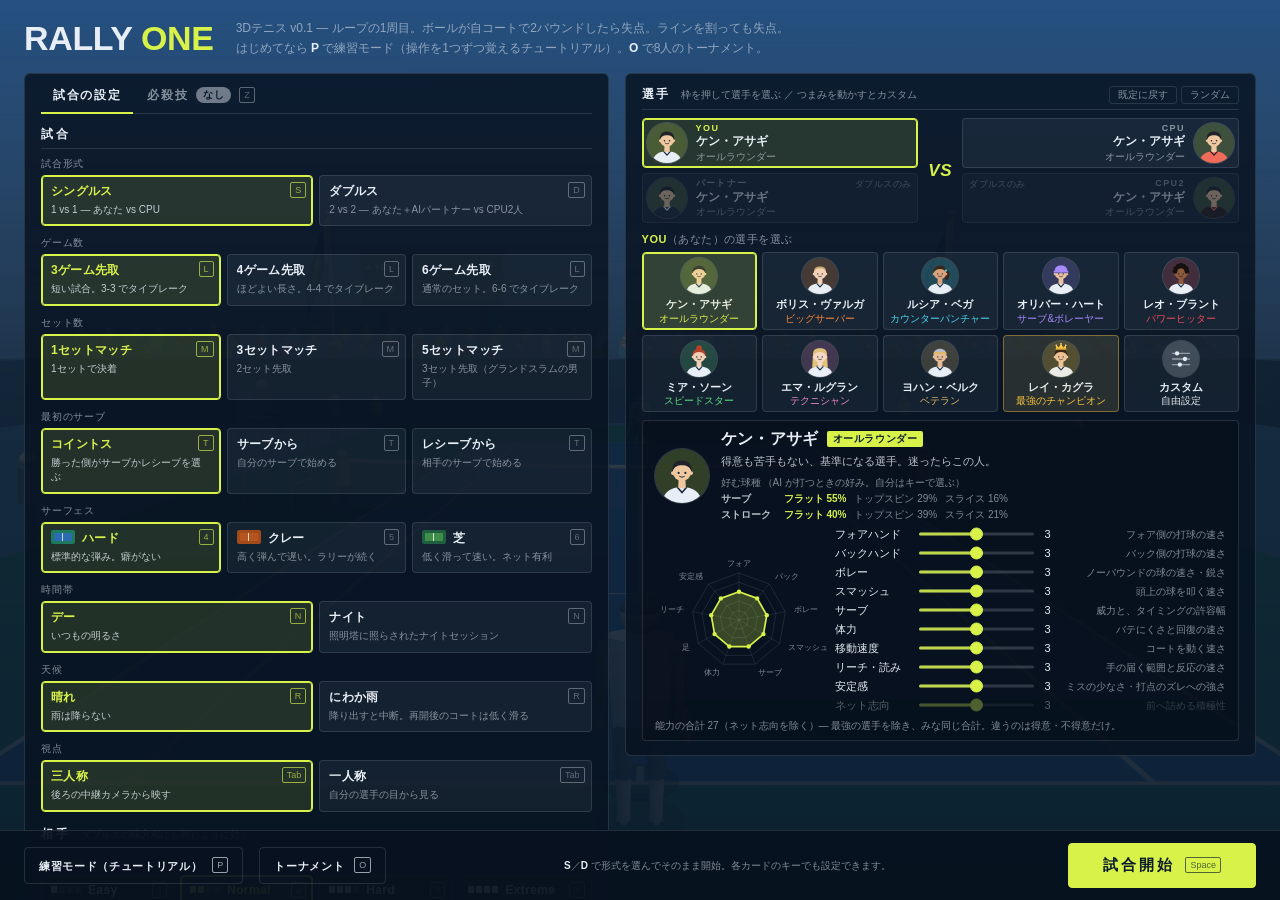
<file: index.html>
<!DOCTYPE html>
<html lang="ja">
<head>
<meta charset="utf-8">
<meta name="viewport" content="width=device-width, initial-scale=1">
<title>Rally One — 3D Tennis</title>
<meta name="description" content="ブラウザで動く3Dテニス。インストール不要、その場でプレイできます。スピン・スライス・ボレー・スマッシュを打ち分けて1セットマッチ。">
<meta name="theme-color" content="#0b1a2b">

<!-- OGP／Twitter Card。SNSやチャットにURLを貼ったときのカード表示に使われる。
     クローラは相対パスを解決しないので、URLは絶対パスで書くこと。
     画像は assets/ogp.png（1200x630）。再生成する手順は assets/ogp.html を参照。 -->
<meta property="og:type" content="website">
<meta property="og:site_name" content="Rally One">
<meta property="og:title" content="Rally One — 3Dテニス">
<meta property="og:description" content="ブラウザで動く3Dテニス。インストール不要、その場でプレイできます。">
<meta property="og:url" content="https://atsushi-green.github.io/3D-tennis/">
<meta property="og:image" content="https://atsushi-green.github.io/3D-tennis/assets/ogp.png">
<meta property="og:image:width" content="1200">
<meta property="og:image:height" content="630">
<meta property="og:image:alt" content="ナイターのテニスコートと、ボールを追う選手。タイトル「RALLY ONE」。">
<meta property="og:locale" content="ja_JP">
<meta name="twitter:card" content="summary_large_image">
<meta name="twitter:title" content="Rally One — 3Dテニス">
<meta name="twitter:description" content="ブラウザで動く3Dテニス。インストール不要、その場でプレイできます。">
<meta name="twitter:image" content="https://atsushi-green.github.io/3D-tennis/assets/ogp.png">

<link rel="stylesheet" href="styles/main.css">
</head>
<body>

<!-- スタート画面を出している間は .menu が付いて、試合中の表示（スコアボード・操作一覧など）を
     まるごと隠す（hud.showStartScreen／hideStartScreen）。 -->
<div id="hud" class="menu">
  <!-- チェンジエンズの暗転幕。#hud の先頭に置く＝スコアボードやコールはこの上に重なって
       見えたまま（中継で休憩中もスコアが出ているのと同じ）。濃さは hud.setShade() が入れる。 -->
  <div id="shade"></div>
  <!-- マッチポイントの演出（観客席を映すカット）の間だけ、上下から出る黒い帯（映画の画面比）。
       #hud.cinema が付くと伸びてくる（hud.setCinema()）。 -->
  <div id="letterbox"><div class="bar top"></div><div class="bar bottom"></div></div>
  <!-- 練習モードのレッスン（題・やること・成功した本数）。練習中だけ #hud.practice が付いて、
       スコアボードの代わりに左上へ出る。中身は hud.setPractice() が game.practice から入れる。 -->
  <div id="lesson">
    <div class="lsKicker" id="lsKicker"></div>
    <div class="lsTitle" id="lsTitle"></div>
    <div class="lsText" id="lsText"></div>
    <div class="lsProgress" id="lsProgress"></div>
    <div class="lsFoot"><b>N</b> 次のレッスン ／ <b>Esc</b> レッスン一覧へ</div>
  </div>
  <div id="scorewrap">
    <div id="bug">
      <!-- .st は決まったセットのゲーム数（複数セットの試合で、1セット目が決まってから出る） -->
      <div class="nm" id="n1">YOU</div><div class="st" id="s1"></div><div class="gm" id="g1">0</div><div class="pt" id="p1">0</div>
      <div class="row2">
        <div class="nm" id="n2">CPU</div><div class="st" id="s2"></div><div class="gm" id="g2">0</div><div class="pt" id="p2">0</div>
      </div>
    </div>
    <!-- 次の1点に何がかかっているか（ブレーク／ゲーム／マッチポイント）。かかっていない
         ポイントでは hud が中身を空にするので :empty で行ごと消える（風・サーブ速度と同じ作り）。 -->
    <!-- タイブレーク中だけ出る札（hud.renderScore）。3／4／6ゲームどの形式でも、ゲーム数が
         並んでタイブレークに入ってから、そのセットが決まるまで出しっぱなしにする。 -->
    <div id="tiebreakTag" hidden>タイブレーク</div>
    <div id="stakes"></div>
    <div id="stats">A <span id="ace1">0</span>–<span id="ace2">0</span> · DF <span id="df1">0</span>–<span id="df2">0</span></div>
    <div id="wind"></div>
    <!-- にわか雨・濡れたコート（hud.setWeather）。晴れて乾いている間は空＝:empty で行ごと消える -->
    <div id="weather"></div>
    <div id="serveSpeed"></div>
    <!-- 必殺技の残り回数（●＝使える／○＝使用済み）。1つも装備していなければ hud が行ごと隠す。 -->
    <div id="specialUses"></div>
    <!-- ダブルスの立ち位置の指示（Q/E＝パートナー、R/F＝自分）のいまの状態。シングルスでは
         hud が中身を空にするので :empty で行ごと消える（hud.setFormation）。 -->
    <div id="formation"></div>
    <div id="stamina">
      <div class="staminaRow"><div class="staminaLabel" id="staminaLabelYou">YOU</div><div class="staminaBar"><div class="staminaFill" id="staminaFillYou"></div></div></div>
      <div class="staminaRow"><div class="staminaLabel" id="staminaLabelCpu">CPU</div><div class="staminaBar"><div class="staminaFill" id="staminaFillCpu"></div></div></div>
      <div class="staminaRow" id="staminaRowYouMate"><div class="staminaLabel" id="staminaLabelYouMate">パートナー</div><div class="staminaBar"><div class="staminaFill" id="staminaFillYouMate"></div></div></div>
      <div class="staminaRow" id="staminaRowCpuMate"><div class="staminaLabel" id="staminaLabelCpuMate">CPU2</div><div class="staminaBar"><div class="staminaFill" id="staminaFillCpuMate"></div></div></div>
    </div>
  </div>
  <div id="head"><span id="formatInfo">1 set match · first to 6</span>
    <!-- 対戦しているCPU/AIの強さ（スタート画面の「CPUの強さ」）。試合を始めるときに
         hud.setMatchLevel() が入れる。練習モード中は #head ごと隠れる。 -->
    <div id="matchLevel"></div>
    <!-- トーナメントモードの試合中だけ、何回戦か（hud.setTournamentRound）。それ以外は空＝:empty で消える -->
    <div id="tourRound"></div>
  </div>
  <div id="call"><div class="big" id="callBig"></div><div class="sub" id="callSub"></div><div class="shot" id="callShot"></div></div>
  <div id="replayTag"><span class="dot"></span><span class="rtLabel">リプレイ</span><span class="hlTag">ハイライト <span id="hlCount"></span></span><span class="markTag">ボールマーク確認</span><span class="skip">SPACE でスキップ</span></div>
  <!-- 試合後のハイライトで流している1点の見出し（中継の下部テロップ）。hud.setHighlight() が出す -->
  <div id="hlCaption"><div class="hlTitle" id="hlTitle"></div><div class="hlSub" id="hlSub"></div></div>
  <!-- 画面下は縦積み（上から：ガイド／スマッシュの案内／溜めバー／操作一覧）。
       個別に bottom を指定していた頃は、操作一覧が折り返して2行になった分だけ
       溜めバーの上に重なってしまっていた。積むことで何行になっても重ならない。 -->
  <div id="bottom">
    <!-- ガイド付きモードのタイミング目盛り。溜めている間だけ出る（hud.setSwingGuide が制御）。
         左＝早く振り出す（引っ張り）、右＝引きつける（流し）で、針が「いま離したら」の位置。 -->
    <div id="guide">
      <div id="guideText"></div>
      <div id="guideBar">
        <div class="guideZone pull">引っ張り</div>
        <div class="guideZone straight">素直</div>
        <div class="guideZone flow">流し</div>
        <div id="guideNeedle"></div>
      </div>
    </div>
    <div id="smashTip"></div>
    <!-- 溜めている間だけ出る「この1打で出る技」の予告。hud.setSpecialTip() が制御。 -->
    <div id="specialTip"></div>
    <div id="charge"><div id="chargeFill"></div><div id="chargeMark"></div></div>
    <div id="keys">
      <span><b>←→</b> 左右 ／ 打つ方向</span>
      <span><b>↑↓</b> 前後 ／ サーブの深さ</span>
      <span><b>B/V/C</b> 押しっぱなしで溜め・離して打つ（フラット／トップスピン／スライス。C を溜めずに離すとドロップ、相手がネット前なら V を溜めずに離すとディップ）</span>
      <span><b>離すタイミング</b> 早め＝引っ張り ／ 引きつけ＝流し</span>
      <span><b>Shift</b> ロブ</span>
      <span><b>K</b> キックサーブ（必殺技。B/V/C の代わりに押してトス）</span>
      <span><b>Q/E</b> パートナーに前へ／下がれ（ダブルス）</span>
      <span><b>R/F</b> サーブ前に自分が前／後ろに立つ（ダブルス）</span>
      <span><b>Space</b> リプレイ／休憩／演出をスキップ</span>
      <span><b>Tab</b> 視点（三人称／一人称）</span>
    </div>
  </div>
</div>

<!-- スタート画面。左＝試合の設定（どれもカードを押して選ぶ）、右＝選手を選ぶ、下＝開始ボタン。
     マウスだけで完結するが、カードの <kbd> が示すキーでも同じ操作ができる（キー操作は input.js、
     クリックは hud.js#buildMenu が同じハンドラを呼ぶ）。カードはどれもフォーカスを取らない div：
     フォーカスの当たる要素があると、「どのキーでも開始」と矢印キー・Space が衝突するため。 -->
<div id="start"><div class="card">
  <header class="startHead">
    <h1>RALLY <span>ONE</span></h1>
    <p>3Dテニス v0.1 — ループの1周目。ボールが自コートで2バウンドしたら失点。ラインを割っても失点。<br>
       はじめてなら <b>P</b> で練習モード（操作を1つずつ覚えるチュートリアル）。<b>O</b> で8人のトーナメント。</p>
  </header>

  <!-- 設定＋開始ボタン。コイントスに勝ったとき・練習モードの一覧を開いたときは、この塊ごと
       隠して #tossChoice／#practiceMenu に差し替える。 -->
  <div id="menuBody">
    <div class="menuCols">
      <!-- 試合の設定と必殺技。2つを縦に積むと画面に収まらないので、タブで切り替える
           （切り替えは見た目だけ。必殺技のタブには今の選択を小さく出しておくので、Z キーで
           変えたときも、タブを開かずに結果が分かる）。 -->
      <section class="panel" id="matchPanel">
        <div class="panelTabs">
          <div class="panelTab on" data-tab="settings">試合の設定</div>
          <div class="panelTab" data-tab="specials">必殺技<span class="tabBadge" id="specialBadge"></span><kbd>Z</kbd></div>
        </div>

        <div class="tabPage on" data-page="settings">
          <div class="panelHead"><h2>試合</h2></div>
          <div class="menuRow" id="modeRow">
            <div class="menuLabel">試合形式</div>
            <div class="segs">
              <div class="seg on" data-level="singles"><kbd>S</kbd><b class="optName">シングルス</b><em>1 vs 1 — あなた vs CPU</em></div>
              <div class="seg" data-level="doubles"><kbd>D</kbd><b class="optName">ダブルス</b><em>2 vs 2 — あなた＋AIパートナー vs CPU2人</em></div>
            </div>
          </div>
          <!-- 試合の長さ。カードは hud.js が config.MATCH_FORMATS から組み立てる（L・M キーで順に切り替わる） -->
          <div class="menuRow" id="gamesRow">
            <div class="menuLabel">ゲーム数</div>
            <div class="segs"></div>
          </div>
          <div class="menuRow" id="setsRow">
            <div class="menuLabel">セット数</div>
            <div class="segs"></div>
          </div>
          <!-- 最初のゲームのサーバー。コイントスなら勝った側が選ぶ（人間が勝てば #tossChoice で選ぶ）。
               サーブ／レシーブを選んでおけばトスはせず、そのまま始まる。T キーで順に切り替わる。 -->
          <div class="menuRow" id="firstServeRow">
            <div class="menuLabel">最初のサーブ</div>
            <div class="segs">
              <div class="seg on" data-level="toss"><kbd>T</kbd><b class="optName">コイントス</b><em>勝った側がサーブかレシーブを選ぶ</em></div>
              <div class="seg" data-level="serve"><kbd>T</kbd><b class="optName">サーブから</b><em>自分のサーブで始める</em></div>
              <div class="seg" data-level="receive"><kbd>T</kbd><b class="optName">レシーブから</b><em>相手のサーブで始める</em></div>
            </div>
          </div>
          <!-- 色見本（.sw）は hud.js が config.SURFACE_COLORS（コートを塗る色そのもの）で塗る -->
          <div class="menuRow" id="surfaceRow">
            <div class="menuLabel">サーフェス</div>
            <div class="segs">
              <div class="seg on" data-level="hard"><kbd>4</kbd><b class="optName"><i class="sw"></i>ハード</b><em>標準的な弾み。癖がない</em></div>
              <div class="seg" data-level="clay"><kbd>5</kbd><b class="optName"><i class="sw"></i>クレー</b><em>高く弾んで遅い。ラリーが続く</em></div>
              <div class="seg" data-level="grass"><kbd>6</kbd><b class="optName"><i class="sw"></i>芝</b><em>低く滑って速い。ネット有利</em></div>
            </div>
          </div>
          <div class="menuRow" id="sessionRow">
            <div class="menuLabel">時間帯</div>
            <div class="segs">
              <div class="seg on" data-level="day"><kbd>N</kbd><b class="optName">デー</b><em>いつもの明るさ</em></div>
              <div class="seg" data-level="night"><kbd>N</kbd><b class="optName">ナイト</b><em>照明塔に照らされたナイトセッション</em></div>
            </div>
          </div>
          <div class="menuRow" id="weatherRow">
            <div class="menuLabel">天候</div>
            <div class="segs">
              <div class="seg on" data-level="clear"><kbd>R</kbd><b class="optName">晴れ</b><em>雨は降らない</em></div>
              <div class="seg" data-level="rain"><kbd>R</kbd><b class="optName">にわか雨</b><em>降り出すと中断。再開後のコートは低く滑る</em></div>
            </div>
          </div>
          <div class="menuRow" id="viewRow">
            <div class="menuLabel">視点</div>
            <div class="segs">
              <div class="seg on" data-level="third"><kbd>Tab</kbd><b class="optName">三人称</b><em>後ろの中継カメラから映す</em></div>
              <div class="seg" data-level="first"><kbd>Tab</kbd><b class="optName">一人称</b><em>自分の選手の目から見る</em></div>
            </div>
          </div>

          <div class="panelHead"><h2>相手</h2><span class="panelHint">ダブルスの味方AIにも同じように効く</span></div>
          <div class="menuRow" id="diffRow">
            <div class="menuLabel">CPUの強さ</div>
            <div class="segs">
              <div class="seg" data-level="easy"><kbd>1</kbd><b class="optName"><i class="pips" style="--n:1"></i>Easy</b><em>ゆるい球でつないでくる</em></div>
              <div class="seg on" data-level="normal"><kbd>2</kbd><b class="optName"><i class="pips" style="--n:2"></i>Normal</b><em>ほどよく粘って攻める</em></div>
              <div class="seg" data-level="hard"><kbd>3</kbd><b class="optName"><i class="pips" style="--n:3"></i>Hard</b><em>ミスが少なく、鋭い</em></div>
              <div class="seg" data-level="extreme"><kbd>X</kbd><b class="optName"><i class="pips" style="--n:4"></i>Extreme</b><em>崩れない。必殺技を連発</em></div>
            </div>
          </div>
          <div class="menuRow" id="styleRow">
            <div class="menuLabel">CPUのプレースタイル</div>
            <div class="segs">
              <div class="seg on" data-level="none"><kbd>7</kbd><b class="optName">なし</b><em>強さどおりの素直な相手</em></div>
              <div class="seg" data-level="serveAndVolley"><kbd>8</kbd><b class="optName">サーブ&amp;ボレー</b><em>サーブを打つとネットへ</em></div>
              <div class="seg" data-level="retriever"><kbd>9</kbd><b class="optName">リトリーバー</b><em>よく走り、ロブで粘る</em></div>
              <div class="seg" data-level="aggressiveBaseliner"><kbd>0</kbd><b class="optName">ベースライナー</b><em>攻め気が強くミスも多い</em></div>
            </div>
          </div>

          <div class="panelHead"><h2>アシスト</h2></div>
          <div class="menuRow" id="guideRow">
            <div class="menuLabel">ガイド</div>
            <div class="segs">
              <div class="seg on" data-level="off"><kbd>G</kbd><b class="optName">なし</b><em>表示なしのふつうの試合</em></div>
              <div class="seg" data-level="on"><kbd>G</kbd><b class="optName">打つ方向を表示</b><em>溜めている間、打球の行き先と引っ張り／流しを出す</em></div>
            </div>
          </div>
        </div>

        <!-- 必殺技。カードは hud.js が config.SPECIAL_MOVES から組み立てる（複数選択）。
             キーボードからは Z でプリセット（なし→おすすめ→すべて）を切り替える。
             試合中の操作はなく、条件を満たした1打で自動的に出る（キックサーブだけは K）。 -->
        <div class="tabPage" data-page="specials" id="specialRow">
          <div class="panelHead">
            <span class="panelHint">いくつでも選べる。条件を満たした1打で自動的に出る</span>
            <span class="specPresets" id="specialPresets"></span>
          </div>
          <div class="menuNote" id="specialNote"></div>
          <div class="specialSegs" id="specialSegs"></div>
        </div>
      </section>

      <!-- 選手。上の対戦カードで「誰の」選手かを選び（押した枠が下の一覧の対象になる）、
           一覧から選手を選ぶ。つまみを動かすとその枠は「カスタム」になる。中身はすべて
           hud.js#buildRoster が config.ROSTER / CHARACTERS / SKILLS から組み立てる。 -->
      <section class="panel" id="playersPanel">
        <div class="panelHead">
          <h2>選手</h2>
          <span class="panelHint">枠を押して選手を選ぶ ／ つまみを動かすとカスタム</span>
          <span class="rosterBtns">
            <span class="rosterBtn" id="rosterReset">既定に戻す</span>
            <span class="rosterBtn" id="rosterRandom">ランダム</span>
          </span>
        </div>
        <div id="matchup" class="singles">
          <div class="team" id="teamYou"></div>
          <div class="vs">VS</div>
          <div class="team" id="teamCpu"></div>
        </div>
        <div class="pickHead" id="pickHead"></div>
        <div id="charGrid"></div>
        <div id="charDetail">
          <div class="cdTop" id="cdTop"></div>
          <div class="cdBody">
            <svg id="radar" viewBox="-100 -100 200 200" aria-hidden="true"></svg>
            <div class="rosterRows" id="rosterRows"></div>
          </div>
          <div class="rosterFoot" id="rosterFoot"></div>
        </div>
      </section>
    </div>

    <!-- 画面の下に貼りついた操作の帯。設定がどれだけ縦に伸びても、開始ボタンは常に見えている。 -->
    <footer class="startFoot">
      <div class="playBtn sub" id="practiceBtn">練習モード（チュートリアル）<kbd>P</kbd></div>
      <div class="playBtn sub" id="tournamentBtn">トーナメント<kbd>O</kbd></div>
      <div class="footHint"><b>S</b>／<b>D</b> で形式を選んでそのまま開始。各カードのキーでも設定できます。</div>
      <div class="playBtn" id="playBtn">試合開始<kbd>Space</kbd></div>
    </footer>
  </div>

  <!-- 練習モードのレッスン一覧（#tossChoice と同じく #menuBody と差し替えて出す）。
       行は hud.js#buildLessons が config.PRACTICE.LESSONS から組み立てる。 -->
  <div id="practiceMenu" class="panel">
    <div class="pmHead">練習モード<span>得点なし。操作を1つずつ覚える</span></div>
    <div id="lessonList"></div>
    <div class="pmFoot">矢印キーで選ぶ ／ Space・Enter で始める ／ Esc で戻る（クリックでも始められる）</div>
    <div class="playBtn sub" id="practiceBack">戻る<kbd>Esc</kbd></div>
  </div>

  <!-- トーナメント表（#practiceMenu と同じく #menuBody と差し替えて出す）。中身はすべて
       hud.js#showTournament が tournament.js の組み合わせから組み立てる。 -->
  <div id="tournamentMenu" class="panel">
    <div class="pmHead" id="tmHead"></div>
    <div id="tmBracket"></div>
    <div id="tmNext"></div>
    <div class="tmBtns">
      <div class="playBtn sub" id="tmBack">やめる<kbd>Esc</kbd></div>
      <div class="playBtn" id="tmPlay">試合開始<kbd>Space</kbd></div>
    </div>
  </div>

  <div id="tossChoice" class="panel">
    <div class="tossHead">🎾 コイントスに勝ちました！</div>
    <div class="tossSub">サーブとレシーブ、どちらから始めますか？</div>
    <div class="segs tossSegs">
      <div class="seg" data-choice="serve"><kbd>1</kbd><b class="optName">サーブ</b><em>自分のサーブから始める</em></div>
      <div class="seg" data-choice="receive"><kbd>2</kbd><b class="optName">レシーブ</b><em>相手のサーブから始める</em></div>
    </div>
  </div>
</div></div>

<!-- 試合（1セット）が終わったときの振り返り。中身（見出し・表の行）は hud.js が
     game.matchSummary() の数字から組み立てる。開いている間は試合の進行を止める
     （main.js のフレームループ。リプレイ中と同じ扱い）。 -->
<div id="matchStats"><div class="card">
  <div class="msKicker">ゲームセット</div>
  <h2 id="msTitle"></h2>
  <div id="msScore"></div>
  <div id="msTable"></div>
  <div id="msRally"></div>
  <div class="playBtn" id="msClose"><span id="msCloseLabel">次の試合へ</span><kbd>Space</kbd></div>
</div></div>

<!-- 依存の順に読み込む。各ファイルは window.RallyOne に自分の分を足していく。 -->
<script src="vendor/three.min.js"></script>
<script src="src/config.js"></script>
<script src="src/math.js"></script>
<script src="src/physics.js"></script>
<script src="src/scoring.js"></script>
<script src="src/tournament.js"></script>
<script src="src/ai.js"></script>
<script src="src/audio.js"></script>
<script src="src/input.js"></script>
<script src="src/hud.js"></script>
<script src="src/game.js"></script>
<script src="src/scene/renderer.js"></script>
<script src="src/scene/court.js"></script>
<script src="src/scene/marks.js"></script>
<script src="src/scene/crowd.js"></script>
<script src="src/scene/flags.js"></script>
<script src="src/scene/scoreboard.js"></script>
<script src="src/scene/net.js"></script>
<script src="src/scene/officials.js"></script>
<script src="src/scene/ballkid.js"></script>
<script src="src/scene/player.js"></script>
<script src="src/scene/ball.js"></script>
<script src="src/scene/hint.js"></script>
<script src="src/scene/weather.js"></script>
<script src="src/scene/world.js"></script>
<script src="src/main.js"></script>

</body>
</html>
</file>
<file: styles/main.css>
:root{
  --ink:#0b1a2b;
  --line:#e8eef5;
  --ball:#d8f24a;
  --clay:#2b6cb0;
  --dim:rgba(232,238,245,.55);
}
*{box-sizing:border-box}
html,body{margin:0;height:100%;background:var(--ink);overflow:hidden}
body{font-family:"Helvetica Neue",Arial,"Hiragino Kaku Gothic ProN","Noto Sans JP",sans-serif;color:var(--line)}
canvas{display:block}

#hud{position:fixed;inset:0;pointer-events:none}

#scorewrap{position:absolute;top:14px;left:14px}

/* 練習モード中は、スコアボードまわり（得点・スタッツ・風・スタミナ・技の残り）の代わりに
   レッスンの札を出す（hud.setPractice() が #hud に .practice を付け外しする） */
#lesson{display:none;position:absolute;top:14px;left:14px;width:min(360px,calc(100vw - 28px));
  background:rgba(9,20,34,.82);border-left:4px solid var(--ball);border-radius:2px;
  padding:10px 14px;box-shadow:0 6px 24px rgba(0,0,0,.35)}
#hud.practice #lesson{display:block}
#hud.practice #scorewrap,#hud.practice #head{display:none}
.lsKicker{font-size:10px;letter-spacing:.2em;color:var(--dim)}
.lsTitle{font-size:18px;font-weight:700;margin-top:2px}
.lsText{font-size:12px;line-height:1.6;margin-top:6px}
.lsProgress{margin-top:8px;font-size:12px;letter-spacing:.06em;font-variant-numeric:tabular-nums}
.lsProgress .dot{display:inline-block;width:10px;height:10px;border-radius:50%;margin-right:4px;
  border:1px solid var(--ball);vertical-align:-1px}
.lsProgress .dot.on{background:var(--ball)}
.lsProgress .clear{margin-left:6px;color:var(--ball);font-weight:700}
.lsFoot{margin-top:8px;font-size:10px;color:var(--dim)}
.lsFoot b{color:var(--line);font-weight:600}

/* チェンジエンズの暗転幕（opacity は hud.setShade() が毎フレーム入れる） */
#shade{position:absolute;inset:0;background:var(--ink);opacity:0}

/* マッチポイントの演出の間だけ上下から出る黒い帯（#hud.cinema。hud.setCinema()）。
   スコアボードとコールはこの上に重なって見えたまま。操作の案内（#bottom）は引っ込める。 */
#letterbox .bar{position:absolute;left:0;right:0;height:0;background:#000;transition:height .3s ease}
#letterbox .top{top:0}
#letterbox .bottom{bottom:0}
#hud.cinema #letterbox .bar{height:11vh}
#bottom{transition:opacity .3s}
#hud.cinema #bottom{opacity:0}

/* broadcast-style scorebug */
#bug{
  display:grid;grid-template-columns:auto auto 46px 56px;
  background:rgba(9,20,34,.82);
  border-left:4px solid var(--ball);
  border-radius:2px;
  overflow:hidden;
  font-variant-numeric:tabular-nums;
  box-shadow:0 6px 24px rgba(0,0,0,.35);
}
#bug div{padding:6px 10px;font-size:13px;letter-spacing:.04em;line-height:1.15}
#bug .nm{min-width:112px;text-transform:uppercase;font-weight:600}
#bug .gm{text-align:center;color:var(--dim)}
/* 決まったセットのゲーム数（「6 3」のように並べる）。1セット目が決まるまでは幅ごと消える */
#bug .st{padding:6px 0;color:var(--dim);font-size:12px;letter-spacing:.12em;white-space:nowrap}
#bug .st:not(:empty){padding:6px 4px 6px 8px}
#bug .st b{display:inline-block;min-width:1.2em;text-align:center;font-weight:400}
#bug .st b.won{color:var(--line);font-weight:700}
#bug .pt{text-align:center;background:rgba(216,242,74,.12);font-weight:700}
#bug .row2{display:contents}
#bug .row2 div{border-top:1px solid rgba(232,238,245,.12)}
#bug .nm .side{
  display:inline-block;margin-right:7px;padding:0 4px;border-radius:2px;
  font-size:10px;letter-spacing:.06em;color:var(--dim);border:1px solid rgba(232,238,245,.25)
}
#bug .srv::after{content:"●";color:var(--ball);font-size:9px;margin-left:6px;vertical-align:2px}

/* エース／ダブルフォルトの通算（you–cpu）。スコアボードの邪魔をしない控えめな表示 */
#stats{
  margin-top:6px;padding:4px 10px;
  background:rgba(9,20,34,.6);border-radius:2px;
  font-size:11px;letter-spacing:.04em;color:var(--dim);
  font-variant-numeric:tabular-nums;
}
/* 次の1点にかかっているもの（ブレーク／ゲーム／マッチポイント）。実況のテロップに
   当たるので、スコアボード脇でいちばん強く主張してよい唯一の表示にする。
   色で意味を分ける：ブレークポイント＝赤（サーブ側が崩れる1点）、マッチポイント＝金
   （試合が決まる1点）、ゲームポイント＝スコアバーと同じ黄緑（ふつうの山場）。
   かかっていないポイントでは中身が空になり :empty で消える。 */
#stakes{
  margin-top:6px;padding:5px 10px;
  background:rgba(9,20,34,.85);border-radius:2px;
  border-left:3px solid currentColor;
  font-size:14px;font-weight:700;letter-spacing:.06em;
  color:var(--ball);
  animation:stakePulse 1.6s ease-in-out infinite;
}
#stakes:empty{display:none}
/* タイブレーク中の札。#stakes（その1点の山場）と違い、タイブレークの間ずっと出ているので点滅させない */
#tiebreakTag{
  margin-top:6px;padding:4px 10px;
  background:rgba(9,20,34,.85);border-radius:2px;
  border-left:3px solid var(--ball);
  font-size:12px;font-weight:700;letter-spacing:.1em;color:var(--ball);
}
#tiebreakTag[hidden]{display:none}
#stakes.brk{color:#ff6b6b}
#stakes.match{color:#ffc83d}
/* 誰にかかっているか。見出しより一段落として、色は見出しから受け継ぐ */
#stakes .who{font-size:11px;font-weight:400;letter-spacing:.04em;opacity:.8;margin-left:6px}
@keyframes stakePulse{0%,100%{opacity:1}50%{opacity:.62}}
@media (prefers-reduced-motion:reduce){#stakes{animation:none}}

/* 風向き。プレイ判断に直結する情報なので #stats より目立たせる（大きめ・太め・スコアバーと
   同系色のアクセント縁取り）。playフィールドから絶えず見える位置に置いてあるので、
   毎ポイントの変化にも気づきやすい */
#wind{
  margin-top:6px;padding:5px 10px;
  background:rgba(9,20,34,.75);border-radius:2px;
  border-left:3px solid var(--ball);
  font-size:15px;font-weight:700;letter-spacing:.04em;color:var(--line);
  font-variant-numeric:tabular-nums;
}
#wind:empty{display:none}
/* 雨・濡れたコート。弾み方に効くので風と同じくらい目立たせ、色だけ雨の青にする */
#weather{
  margin-top:6px;padding:4px 10px;
  background:rgba(9,20,34,.75);border-radius:2px;
  border-left:3px solid #7fb3e6;
  font-size:13px;font-weight:700;letter-spacing:.04em;color:#cfe3f7;
}
#weather:empty{display:none}

/* サーブ速度。風と同じスコアバー脇の並びだが、控えめな #stats 寄りの主張の弱さにする */
#serveSpeed{
  margin-top:6px;padding:4px 10px;
  background:rgba(9,20,34,.6);border-radius:2px;
  font-size:11px;letter-spacing:.04em;color:var(--dim);
  font-variant-numeric:tabular-nums;
}
#serveSpeed:empty{display:none}

/* 技ごとの残り回数（●＝使える／○＝このゲームは使用済み）。技どうしで融通しないので
   1つずつ並べる。1つも装備していないときは hud が中身を空にするので :empty で行ごと消える
   （風・サーブ速度と同じ作り）。幅はスコアバーに合わせて2列で折り返す。 */
#specialUses{
  margin-top:6px;padding:4px 10px;max-width:214px;
  background:rgba(9,20,34,.6);border-radius:2px;
  border-left:3px solid #ffc83d;
  display:flex;flex-wrap:wrap;gap:2px 8px;
  font-size:11px;letter-spacing:.04em;
}
#specialUses:empty{display:none}
.spUseHead{flex:1 0 100%;color:#ffc83d;letter-spacing:.12em}
.spUse{flex:0 0 calc(50% - 4px);color:var(--dim);white-space:nowrap;overflow:hidden;text-overflow:ellipsis}
.spUse.on{color:#ffc83d}

/* ダブルスの立ち位置の指示（Q/E＝パートナー、R/F＝自分）。効いている方を黄緑で点灯させ、
   押すキーを添える。サーブ待ちの担当の注記（.fmNote）は行の下に出す。シングルスでは
   hud が中身を空にするので :empty で行ごと消える（風・サーブ速度と同じ作り）。
   注記は width:0＋min-width:100% で、列の幅（スコアボードで決まる）を押し広げずに
   その幅いっぱいで折り返す（ふつうに置くと、注記の1行の長さまで左上の列全体が広がる）。 */
#formation{
  margin-top:6px;padding:4px 10px 5px;
  background:rgba(9,20,34,.6);border-radius:2px;
  border-left:3px solid var(--ball);
  font-size:11px;letter-spacing:.04em;
}
#formation:empty{display:none}
.fmHead{color:var(--dim);letter-spacing:.12em}
.fmRow{display:flex;flex-wrap:wrap;align-items:center;gap:3px 4px;margin-top:4px}
.fmWho{min-width:64px;white-space:nowrap}
.fmOpt{padding:1px 7px;border-radius:2px;white-space:nowrap;
  color:var(--dim);border:1px solid rgba(232,238,245,.18)}
.fmOpt.on{color:var(--ink);background:var(--ball);border-color:var(--ball);font-weight:700}
.fmKey{font-size:9px;font-weight:600;margin-right:4px;opacity:.75}
.fmOpt.flash{animation:fmFlash .6s ease-out}
.fmNote{width:0;min-width:100%;margin-top:2px;font-size:10px;color:#f2a65a}
@keyframes fmFlash{from{box-shadow:0 0 0 4px rgba(216,242,74,.55)}to{box-shadow:0 0 0 0 rgba(216,242,74,0)}}
@media (prefers-reduced-motion:reduce){.fmOpt.flash{animation:none}}

/* スタミナ（自分以外も含めた全員を常時表示。パートナー/CPU2はダブルスのときだけ）。
   ラリーで減り、ポイント間で少し回復する */
#stamina{
  margin-top:6px;padding:5px 10px;
  background:rgba(9,20,34,.6);border-radius:2px;
  /* 名前の長さが選手ごとに違っても、バーの左端が揃うように列で組む */
  display:grid;grid-template-columns:auto 1fr;align-items:center;gap:4px 8px;
}
.staminaRow{display:contents}
.staminaLabel{font-size:11px;letter-spacing:.04em;color:var(--dim);white-space:nowrap;min-width:52px}
/* 枠の呼び名（YOU／CPU／パートナー／CPU2）の小札。スコアボードの名前欄（#bug .nm .side）と同じ見た目 */
.staminaLabel .side{
  display:inline-block;margin-right:6px;padding:0 4px;border-radius:2px;
  font-size:9px;letter-spacing:.06em;border:1px solid rgba(232,238,245,.25)
}
.staminaBar{flex:1;height:5px;border-radius:3px;overflow:hidden;
  background:rgba(232,238,245,.12);
}
.staminaFill{height:100%;width:100%;background:var(--ball);transition:width .15s linear,background-color .15s linear}
.staminaFill.low{background:#ef6b5a}

#head{
  position:absolute;top:14px;right:14px;text-align:right;
  font-size:11px;letter-spacing:.14em;text-transform:uppercase;color:var(--dim)
}
/* 対戦しているCPU/AIの強さ。試合中ずっと出ているので主張は控えめに、段階だけ色で分ける
   （Easy＝緑・Normal＝白・Hard＝橙・Extreme＝赤）。スコアボード脇の札と同じ地の色・縁取り。 */
#matchLevel{
  display:table;margin:6px 0 0 auto;padding:4px 10px; /* 見出しの下の行に右寄せ */
  background:rgba(9,20,34,.6);border-radius:2px;
  border-right:3px solid currentColor;
  font-size:12px;font-weight:700;letter-spacing:.1em;color:var(--line);
}
#matchLevel:empty{display:none}
#matchLevel .lbl{font-weight:400;color:var(--dim);margin-right:8px}
#matchLevel[data-level="easy"]{color:#5fbf6a}
#matchLevel[data-level="hard"]{color:#f2a65a}
#matchLevel[data-level="extreme"]{color:#ff6b6b}

/* ポイントごとのコール（ポイント／アウト／ゲーム …）。
   観客席の並び（画面の上から1/3あたり）より上の、空の位置に出す。上端で位置を決めるので、
   球種や長い案内で札が高くなっても下へ伸びるだけで、マッチポイントの黒帯（11vh）には
   食い込まない。白い文字が観客に溶けないよう、スコアボードと同じ地の色の札に載せ、上辺に
   同じ黄緑のアクセントを引く（中継のテロップの体裁）。札は文字の幅に合わせて縮み、
   長い案内だけ折り返す。 */
#call{
  position:absolute;left:50%;top:14%;transform:translateX(-50%);
  width:max-content;max-width:min(720px,calc(100vw - 28px));
  padding:10px 26px 12px;
  background:rgba(9,20,34,.85);
  border-top:3px solid var(--ball);
  border-radius:2px;
  box-shadow:0 6px 24px rgba(0,0,0,.35);
  text-shadow:0 1px 2px rgba(0,0,0,.6);
  text-align:center;opacity:0;transition:opacity .18s
}
#call .big{font-size:34px;font-weight:700;letter-spacing:.02em;line-height:1.2}
/* 補足は地の濃い札の上なので、他の札の --dim より一段明るくして読みやすくする */
#call .sub{font-size:13px;line-height:1.5;color:rgba(232,238,245,.8);margin-top:4px;letter-spacing:.06em}
#call .sub:empty{display:none}
/* 決めた側が最後に放った球種。無いポイントもあるので .on のときだけ出す */
#call .shot{
  display:none;margin-top:9px;font-size:12px;letter-spacing:.14em;
  color:var(--ball);border:1px solid var(--ball);border-radius:2px;
  padding:3px 10px
}
#call .shot.on{display:inline-block}
#call.on{opacity:1}

/* 操作の一覧。項目が増えても画面からはみ出さないよう、行の途中で折り返す
   （1行固定だと狭い画面で左右が切れて、端の項目が読めなくなる） */
#keys{
  display:flex;flex-wrap:wrap;justify-content:center;gap:6px 18px;
  width:max-content;max-width:96vw;
  font-size:11px;color:var(--dim);letter-spacing:.06em;
  background:rgba(9,20,34,.6);padding:7px 14px;border-radius:2px
}
#keys span{white-space:nowrap}
#keys b{color:var(--line);font-weight:600}

/* Space を溜めている間だけ出るテイクバックメーター */
/* 画面下の縦積み。上から ガイド／スマッシュの案内／溜めバー／操作一覧。
   出ていない項目も場所は残す（opacity で消す）ので、出入りで位置が跳ねない。 */
#bottom{
  position:absolute;left:0;right:0;bottom:16px;
  display:flex;flex-direction:column;align-items:center;gap:8px
}

#charge{
  position:relative;
  width:200px;height:9px;border-radius:4px;overflow:hidden;
  background:rgba(9,20,34,.65);border:1px solid rgba(232,238,245,.18);
  opacity:0;transition:opacity .1s
}
#charge.on{opacity:1}
#chargeFill{height:100%;width:0%;background:var(--ball)}
/* サーブの「ここまで溜めると最大威力」の線（位置は hud.setCharge() が
   SERVE.CHARGE_SWEET_MARK から入れる）。線を超えると超えた分だけフォールトしやすくなる。
   ラリーの溜めには関係ないので、サーブ中（#charge.serve）だけ出す。 */
#chargeMark{display:none}
#charge.serve #chargeMark{
  display:block;position:absolute;top:0;bottom:0;width:3px;margin-left:-1.5px;
  /* 縁の暗い枠のおかげで、溜まりきって白くなった（.full）ゲージの上でも線が消えない。 */
  background:#fff;box-shadow:0 0 0 1px rgba(9,20,34,.95)
}

/* スマッシュが打てる球が来ている間だけ出る一言（コート上のマーカーと対） */
/* リプレイ中の表示。中継の「REPLAY」テロップと同じ考え方で画面上部の中央に出し、
   スキップの操作（Space）も一緒に示す。再生していない間は opacity:0 で隠す。 */
#replayTag{
  position:absolute;left:50%;top:14px;transform:translateX(-50%);
  display:flex;align-items:center;gap:8px;
  font-size:12px;letter-spacing:.18em;text-transform:uppercase;
  background:rgba(9,20,34,.82);padding:6px 14px;border-radius:2px;
  opacity:0;transition:opacity .18s
}
#replayTag.on{opacity:1}
#replayTag .dot{
  width:8px;height:8px;border-radius:50%;background:#ff4d4d;
  animation:replayBlink 1s steps(1,end) infinite
}
#replayTag .skip{
  font-size:10px;letter-spacing:.1em;text-transform:none;color:var(--dim)
}
/* クレーで際どかった跡を映している間だけ出す（world.isCheckingMark()） */
#replayTag .markTag{display:none;letter-spacing:.1em;color:var(--ball)}
#replayTag.mark .markTag{display:inline}
@keyframes replayBlink{50%{opacity:.15}}
/* 試合後のハイライト中は「リプレイ」の代わりに「ハイライト 2/4」と出す */
#replayTag .hlTag{display:none}
#replayTag.hl .rtLabel{display:none}
#replayTag.hl .hlTag{display:inline}
#hlCaption{
  position:absolute;left:24px;bottom:22%;max-width:calc(100vw - 48px);
  padding:10px 20px 11px;background:rgba(9,20,34,.86);
  border-left:4px solid var(--ball);border-radius:2px;
  box-shadow:0 6px 24px rgba(0,0,0,.35);
  opacity:0;transform:translateX(-12px);transition:opacity .2s,transform .2s
}
#hlCaption.on{opacity:1;transform:none}
#hlCaption .hlTitle{font-size:24px;font-weight:700;line-height:1.25}
#hlCaption .hlSub{font-size:13px;color:#c8d3e0;margin-top:3px;letter-spacing:.03em}
@media (max-width:620px){
  #hlCaption{left:16px;max-width:calc(100vw - 32px)}
  #hlCaption .hlTitle{font-size:19px}
}

#smashTip{
  font-size:12px;letter-spacing:.08em;white-space:nowrap;
  background:rgba(9,20,34,.7);padding:5px 12px;border-radius:2px;
  color:#4ad9f2;opacity:0;transition:opacity .12s
}
#smashTip.on{opacity:1}
#smashTip.ready{color:#ffe14a}
#smashTip.late{color:#ef6b5a}

/* Space を押している間だけ出る「いま離したら出る技」。スマッシュの案内と同じ体裁で、
   色だけ必殺技の金色に振る（出せないときは灰色）。 */
#specialTip{
  font-size:12px;letter-spacing:.08em;white-space:nowrap;
  background:rgba(9,20,34,.7);padding:5px 12px;border-radius:2px;
  color:var(--dim);opacity:0;transition:opacity .12s
}
#specialTip.on{opacity:1}
#specialTip.ready{color:#ffc83d;font-weight:700}
#specialTip.spent{color:#ef6b5a}
#chargeFill.full{background:#fff;box-shadow:0 0 10px 2px var(--ball)}
/* 線を超えて溜めている間（＝フォールトの確率が上がっている間）は赤くする。 */
#chargeFill.over{background:#ef6b5a;box-shadow:0 0 10px 2px rgba(239,107,90,.9)}
/* 必殺技が乗る状態（Space を押していて、この場面で出せる技がある）。溜め具合に関わらず
   バー全体を金色にするので、視線を下げずに「離せば出る」ことが分かる。
   .full/.over より後に書いて、サーブ中でも金色が勝つようにする。 */
#charge.special{border-color:#ffc83d;box-shadow:0 0 12px rgba(255,200,61,.45)}
#charge.special #chargeFill{background:#ffc83d;box-shadow:0 0 10px 2px rgba(255,200,61,.85)}

/* ガイド付きモードのタイミング目盛り（溜めている間だけ出る）。
   左＝早く振り出す（引っ張り）、右＝引きつける（流し）。針が「いま離したら」の位置で、
   コート上の輪（scene/hint.js）と同じ色で今どちら向きに飛ぶかを示す。 */
#guide{
  width:260px;opacity:0;transition:opacity .12s;text-align:center;
  /* ガイド付きモードを選んでいないときは場所ごと空ける（溜めバーが下がらないように）。
     モード中は出入りで位置が跳ねないよう、消えていても場所は残す（opacity で消す）。 */
  display:none
}
#guide.enabled{display:block}
#guide.on{opacity:1}
#guideText{font-size:12px;letter-spacing:.08em;margin-bottom:5px;color:var(--line)}
#guideBar{
  position:relative;display:flex;height:16px;border-radius:2px;overflow:hidden;
  background:rgba(9,20,34,.7);border:1px solid rgba(232,238,245,.18)
}
.guideZone{
  flex:1;display:grid;place-items:center;
  font-size:9px;letter-spacing:.04em;color:rgba(232,238,245,.55)
}
.guideZone.pull{background:rgba(255,159,69,.22)}
.guideZone.straight{flex:0 0 34%;background:rgba(232,238,245,.14)}
.guideZone.flow{background:rgba(90,210,255,.22)}
#guideNeedle{
  position:absolute;top:-2px;bottom:-2px;width:3px;margin-left:-1.5px;
  background:var(--line);box-shadow:0 0 6px rgba(0,0,0,.6);transition:left .05s linear
}
#guide.early #guideNeedle{background:#8a99ab}
#guide.early #guideText{color:#8a99ab}
#guide.pull #guideNeedle{background:#ff9f45}
#guide.pull #guideText{color:#ff9f45}
#guide.flow #guideNeedle{background:#5ad2ff}
#guide.flow #guideText{color:#5ad2ff}
/* ライン際（外れることもある）は引っ張り／流しより優先して警告色にするので最後に置く */
#guide.risk #guideNeedle{background:#ff6b5a}
#guide.risk #guideText{color:#ff6b5a}

/* 決定ボタン（試合後のスタッツ画面の「次の試合へ」）。スタート画面のものは下の #start 側で上書きする */
.playBtn{
  margin-top:16px;cursor:pointer;
  border:1px solid var(--ball);border-radius:2px;color:var(--ball);
  padding:11px 20px;font-size:13px;letter-spacing:.16em;text-transform:uppercase;
  transition:background-color .12s,color .12s
}
.playBtn:hover{background:var(--ball);color:var(--ink);font-weight:700}

/* ---------------------------------------------- スタート画面（#start）
   左＝試合の設定、右＝選手、下＝開始ボタンの帯。設定はすべてマウスで操作でき（カード＝.seg／
   選手＝.slot・.charCard／つまみバー＝.skillBar）、背景そのものはクリックしても何も起きない。
   キーボードでも同じ操作ができるよう、各カードには対応するキーを <kbd> で右上に添えてある。
   スタート画面を出している間は、試合中の表示（#hud）をまるごと隠す。 */
#hud.menu{visibility:hidden}
#start{
  --panel:rgba(9,20,34,.84);--edge:rgba(232,238,245,.13);--soft:rgba(232,238,245,.05);
  --accent:var(--ball);
  position:fixed;inset:0;overflow-x:hidden;overflow-y:auto;
  background:linear-gradient(180deg,rgba(11,26,43,.5),rgba(11,26,43,.86) 45%,rgba(11,26,43,.94));
  pointer-events:auto
}
/* --gutter は画面の左右の余白、--wide は中身（見出し・パネル）の最大幅。
   縦に余裕のある画面では、見出しとパネル（または練習モードの一覧・トスの選択）をひとかたまりに
   して上下の真ん中に置く（見出しの上と中身の下に auto の余白）。下の帯は常に画面の下端。 */
#start .card{
  --gutter:24px;--wide:1272px;
  min-height:100%;display:flex;flex-direction:column;padding:18px var(--gutter) 0
}
.startHead,.menuCols{width:100%;max-width:var(--wide);margin-left:auto;margin-right:auto}
.startHead{display:flex;align-items:center;gap:22px;margin-top:auto;margin-bottom:14px}
#start h1{font-size:34px;margin:0;letter-spacing:-.01em;font-weight:700;line-height:1;white-space:nowrap}
#start h1 span{color:var(--ball)}
.startHead p{margin:0;color:var(--dim);font-size:12px;line-height:1.7}
.startHead p b{color:var(--line)}

/* #menuBody は箱を作らず、中身（パネルの段・下の帯）を .card の縦並びに直接参加させる */
#menuBody{display:contents}
.menuCols{
  display:grid;grid-template-columns:minmax(0,1fr) minmax(0,1.08fr);gap:16px;
  align-items:start;margin-bottom:auto
}
.panel{background:var(--panel);border:1px solid var(--edge);border-radius:6px;padding:12px 16px 14px}

/* 区切りの見出し（試合／相手／アシスト／必殺技／選手） */
.panelHead{
  display:flex;align-items:baseline;gap:10px;min-width:0;
  margin:14px 0 8px;padding-bottom:5px;border-bottom:1px solid var(--edge)
}
.panel > .panelHead:first-child,.tabPage > .panelHead:first-child{margin-top:0}

/* 左のパネルのタブ（試合の設定／必殺技）。必殺技のタブには今の選択（.tabBadge）を出す */
.panelTabs{display:flex;gap:2px;margin:-4px 0 12px;border-bottom:1px solid var(--edge)}
.panelTab{
  display:flex;align-items:center;gap:8px;cursor:pointer;margin-bottom:-1px;padding:5px 12px 8px;
  border-bottom:2px solid transparent;
  font-size:12px;font-weight:700;letter-spacing:.14em;color:var(--dim);white-space:nowrap;
  transition:color .12s,border-color .12s
}
.panelTab:hover{color:var(--line)}
.panelTab.on{color:var(--line);border-bottom-color:var(--ball)}
.panelTab kbd{color:var(--dim)}
.tabBadge{
  font-size:10px;font-weight:700;letter-spacing:.04em;line-height:16px;padding:0 7px;border-radius:8px;
  color:var(--ink);background:rgba(232,238,245,.45)
}
.tabBadge.on{background:var(--ball)}
.tabPage{display:none}
.tabPage.on{display:block}
.panelHead h2{margin:0;font-size:12px;font-weight:700;letter-spacing:.24em;white-space:nowrap}
.panelHint{min-width:0;font-size:10px;color:var(--dim);white-space:nowrap;overflow:hidden;text-overflow:ellipsis}

/* 設定1行＝「小さな見出し＋その下に横並びのカード」 */
.menuRow{margin-bottom:10px}
.menuLabel{margin-bottom:4px;font-size:10px;color:var(--dim);letter-spacing:.08em}
.segs{display:flex;min-width:0;gap:6px}

/* 選択カード（試合形式・サーフェス・強さ・プレースタイル・ガイド・必殺技・トスの選択で共通）。
   名前（.optName）の下に「それを選ぶとどうなるか」（em）を添える＝押す前に結果が想像できる。 */
.seg{
  position:relative;flex:1 1 0;min-width:0;cursor:pointer;
  display:flex;flex-direction:column;gap:3px;
  border:1px solid var(--edge);border-radius:4px;padding:7px 9px 8px;background:var(--soft);
  transition:border-color .12s,background-color .12s,box-shadow .12s
}
.seg:hover{border-color:rgba(216,242,74,.55);background:rgba(232,238,245,.09)}
.seg.on{border-color:var(--ball);background:rgba(216,242,74,.12);box-shadow:inset 0 0 0 1px var(--ball)}
.seg .optName{
  padding-right:20px;font-size:12px;font-weight:600;letter-spacing:.03em;
  white-space:nowrap;overflow:hidden;text-overflow:ellipsis
}
.seg.on .optName{color:var(--ball);font-weight:700}
.seg em{font-style:normal;font-size:10px;line-height:1.45;color:var(--dim)}
.seg.on em{color:rgba(232,238,245,.82)}
/* 対応キー。押せる場所そのものではないので、カードの右上に控えめに */
#start kbd{
  display:inline-block;padding:0 4px;border:1px solid currentColor;border-radius:2px;
  font:inherit;font-size:9px;font-weight:400;line-height:14px;letter-spacing:0;opacity:.65
}
.seg kbd{position:absolute;top:6px;right:6px;color:var(--dim)}
.seg.on kbd{color:var(--ball)}
.panelHead h2 kbd{margin-left:8px;color:var(--dim);vertical-align:1px}

/* サーフェスの色見本＝ミニチュアのコート（色は hud.js が config.SURFACE_COLORS で塗る）。
   名前の左に並べる（目盛りも同じ）＝カードが縦に1段ぶん低く済む */
.seg .sw{
  display:inline-block;width:24px;height:14px;margin-right:7px;vertical-align:-2px;
  border:3px solid transparent;border-radius:2px;
  background-image:linear-gradient(90deg,transparent calc(50% - .5px),rgba(255,255,255,.75) 0 calc(50% + .5px),transparent 0)
}
/* CPUの強さの目盛り（--n 本ぶん点灯） */
.seg .pips{
  position:relative;display:inline-block;width:30px;height:7px;margin-right:7px;vertical-align:1px;overflow:hidden;
  background:repeating-linear-gradient(90deg,rgba(232,238,245,.22) 0 6px,transparent 6px 8px)
}
.seg .pips::after{
  content:"";position:absolute;left:0;top:0;bottom:0;width:calc(var(--n) * 8px);
  background:repeating-linear-gradient(90deg,var(--line) 0 6px,transparent 6px 8px)
}
.seg.on .pips::after{background:repeating-linear-gradient(90deg,var(--ball) 0 6px,transparent 6px 8px)}

/* 必殺技（複数選択）。他の行が排他選択なのに対し、ここは押した技だけが入/切する。
   左のチェック枠で「いくつでも選べる」ことを形で伝える。技名の下に「いつ出るか」（em）と
   「何が起きるか」（.hint）を並べる。 */
.specPresets{margin-left:auto;display:flex;gap:4px;flex:0 0 auto}
.specPreset{
  cursor:pointer;font-size:10px;color:var(--dim);
  border:1px dashed var(--edge);border-radius:3px;padding:1px 8px;white-space:nowrap
}
.specPreset:hover{color:var(--line);border-color:var(--dim)}
.specPreset.on{color:var(--ball);border:1px solid var(--ball)}
.specialSegs{display:grid;grid-template-columns:repeat(2,minmax(0,1fr));gap:5px}
.specialSegs .seg{padding:7px 10px 8px 31px;gap:2px}
.specialSegs .seg .optName{padding-right:0}
.specialSegs .seg em,.specialSegs .seg .hint{font-size:10px;line-height:1.45}
.specialSegs .seg .hint{color:rgba(232,238,245,.66)}
.specialSegs .seg.on .hint{color:rgba(232,238,245,.86)}
/* 「いつ」「効果」の小さな札 */
.specialSegs .seg i{
  display:inline-block;margin-right:5px;padding:0 4px;border-radius:2px;
  font-style:normal;font-size:9px;line-height:13px;color:var(--ink);background:rgba(232,238,245,.45)
}
.specialSegs .seg.on i{background:var(--ball)}
.specialSegs .seg::before{
  content:"";position:absolute;left:10px;top:9px;width:12px;height:12px;
  border:1px solid var(--dim);border-radius:3px;
  font-size:10px;font-weight:700;line-height:12px;text-align:center;color:var(--ink)
}
.specialSegs .seg.on::before{content:"✓";background:var(--ball);border-color:var(--ball)}
.menuNote{margin:-2px 0 8px;font-size:10px;line-height:1.6;color:var(--dim)}

/* ---- 選手 */
.rosterBtns{margin-left:auto;display:flex;gap:4px;flex:0 0 auto}
.rosterBtn{
  cursor:pointer;font-size:10px;color:var(--dim);
  border:1px solid var(--edge);border-radius:3px;padding:1px 8px;white-space:nowrap
}
.rosterBtn:hover{color:var(--ball);border-color:var(--ball)}

/* 対戦カード。左が自分のチーム、右が相手（似顔絵が外側を向くよう左右対称に並べる）。
   押した枠が「いま選手を選んでいる枠」になる。 */
#matchup{display:grid;grid-template-columns:minmax(0,1fr) auto minmax(0,1fr);align-items:center;gap:10px}
#matchup .vs{font-size:17px;font-weight:800;font-style:italic;letter-spacing:.04em;color:var(--ball)}
.team{display:flex;flex-direction:column;gap:5px}
.slot{
  position:relative;display:flex;align-items:center;gap:9px;cursor:pointer;min-width:0;
  border:1px solid var(--edge);border-radius:4px;padding:4px 8px 4px 4px;background:var(--soft);
  transition:border-color .12s,background-color .12s,box-shadow .12s,opacity .12s
}
.slot:hover{border-color:rgba(216,242,74,.55)}
.slot.on{border-color:var(--ball);background:rgba(216,242,74,.12);box-shadow:inset 0 0 0 1px var(--ball)}
.team.cpu .slot{flex-direction:row-reverse;padding:4px 4px 4px 8px;text-align:right}
/* 似顔絵（hud.js#portrait）。丸く切り抜く。大きさは置き場所ごとに .face の幅で決める */
.faceBox{flex:0 0 auto;display:block;line-height:0}
svg.face{display:block;border-radius:50%;overflow:hidden;box-shadow:0 0 0 1px rgba(232,238,245,.18)}
.slot .face{width:40px;height:40px}
.slotText{min-width:0;display:flex;flex-direction:column;line-height:1.3}
.slotRole{font-size:9px;font-weight:700;letter-spacing:.16em;color:var(--dim)}
.slot.on .slotRole{color:var(--ball)}
.slotName{font-size:12px;font-weight:700;white-space:nowrap;overflow:hidden;text-overflow:ellipsis}
.slotType{font-style:normal;font-size:10px;color:var(--dim);white-space:nowrap;overflow:hidden;text-overflow:ellipsis}
/* シングルスではパートナー／CPU2 の枠は使われない（選んでおくことはできる） */
#matchup.singles .slot.mate{opacity:.42}
#matchup.singles .slot.mate:hover,#matchup.singles .slot.mate.on{opacity:.8}
#matchup.singles .slot.mate::after{
  content:"ダブルスのみ";position:absolute;top:4px;right:6px;
  font-size:9px;letter-spacing:.04em;color:var(--dim)
}
#matchup.singles .team.cpu .slot.mate::after{right:auto;left:6px}

.pickHead{margin:9px 0 5px;font-size:11px;color:var(--dim);letter-spacing:.04em}
.pickHead b{color:var(--ball);font-weight:700}

/* 選手の一覧（＋カスタム）。似顔絵を上、名前とタイプを下にした「選手選択」の並び。
   カードの差し色（--accent）は選手ごと（hud.js が入れる） */
#charGrid{display:grid;grid-template-columns:repeat(5,minmax(0,1fr));gap:5px}
.charCard{
  position:relative;display:flex;flex-direction:column;align-items:center;gap:3px;cursor:pointer;min-width:0;
  border:1px solid var(--edge);border-radius:4px;padding:5px 4px 4px;background:var(--soft);text-align:center;
  transition:border-color .12s,box-shadow .12s
}
.charCard::before{
  content:"";position:absolute;inset:0;border-radius:3px;background:var(--accent);opacity:0;
  transition:opacity .12s;pointer-events:none
}
/* 最強の選手は、選んでいなくてもうっすら金色に光らせて別格だと分かるようにする */
.charCard.champion{border-color:rgba(255,200,61,.45)}
.charCard.champion::before{opacity:.08}
.charCard:hover{border-color:var(--accent)}
.charCard:hover::before{opacity:.06}
.charCard.on{border-color:var(--accent);box-shadow:inset 0 0 0 1px var(--accent)}
.charCard.on::before{opacity:.14}
.charCard .face{width:36px;height:36px}
.ccText{width:100%;min-width:0;display:flex;flex-direction:column;line-height:1.3}
.ccName{font-size:11px;font-weight:700;white-space:nowrap;overflow:hidden;text-overflow:ellipsis}
.ccType{font-style:normal;font-size:10px;color:var(--accent);white-space:nowrap;overflow:hidden;text-overflow:ellipsis}

/* 選んでいる選手の詳しい情報：似顔絵・名前・説明、レーダーチャート、能力値のつまみ */
#charDetail{
  margin-top:8px;border:1px solid var(--edge);border-radius:4px;padding:8px 12px 7px;
  background:rgba(0,0,0,.18)
}
.cdTop{display:flex;gap:12px;align-items:center}
.cdTop .face{width:54px;height:54px}
.cdTitle{display:flex;align-items:center;flex-wrap:wrap;gap:4px 8px}
.cdName{font-size:16px;font-weight:700;letter-spacing:.02em}
.cdType{
  font-size:10px;font-weight:700;letter-spacing:.06em;color:var(--ink);
  background:var(--accent);border-radius:2px;padding:1px 6px
}
.cdFor{font-size:10px;color:var(--dim)}
.cdText{margin-top:3px;font-size:11px;line-height:1.6;color:rgba(232,238,245,.8)}
.cdSpin{margin-top:4px;font-size:10px;line-height:1.6;color:var(--dim)}
.cdSpinHead span{margin-left:2px}
.cdSpinRow{display:flex;flex-wrap:wrap;gap:0 8px}
.cdSpinRow b{min-width:5.5em;color:rgba(232,238,245,.8);font-weight:700}
.cdSpinRow .main{color:var(--accent);font-weight:700}
.cdBody{display:flex;gap:12px;align-items:center;margin-top:2px}
#radar{flex:0 0 168px;width:168px;height:168px;overflow:visible}
#radar .ring{fill:none;stroke:rgba(232,238,245,.12);stroke-width:1}
#radar .ring.base{stroke:rgba(232,238,245,.32);stroke-dasharray:3 3}
#radar .axis{stroke:rgba(232,238,245,.10);stroke-width:1}
#radar .area{fill:var(--accent);fill-opacity:.24;stroke:var(--accent);stroke-width:2;stroke-linejoin:round;
  transition:all .12s}
#radar .dot{fill:var(--accent)}
#radar .lbl{fill:var(--dim);font-size:10px}
#radar .lbl.hi{fill:var(--line);font-weight:700}

.rosterRows{flex:1;min-width:0}
.rosterRow{display:flex;align-items:center;gap:8px;padding:0;line-height:19px;font-size:11px}
.rosterRow.off{opacity:.35}
.rosterName{flex:0 0 76px;white-space:nowrap}

/* 能力値のつまみバー（1〜5）。バーのどこかを押すとその値になり、押したまま左右へ
   ドラッグすると連続で変わる（hud.js#buildSkillBar）。--knob はつまみの直径で、
   つまみがバーの内側だけを動くよう hud.js の left 計算にも使う。 */
.skillWrap{--knob:13px;display:flex;align-items:center;gap:7px;flex:0 0 132px}
.skillBar{
  position:relative;flex:1;height:var(--knob);cursor:pointer;
  touch-action:none /* ドラッグ中に画面がスクロールしないように */
}
.skillBar::before{ /* 溝（つまみの高さの中で細い線に見せる） */
  content:"";position:absolute;left:0;right:0;top:50%;transform:translateY(-50%);
  height:3px;border-radius:2px;background:rgba(232,238,245,.18)
}
.skillFill{
  position:absolute;left:0;top:50%;transform:translateY(-50%);
  height:3px;border-radius:2px;background:var(--accent);opacity:.85
}
.skillKnob{
  position:absolute;top:50%;width:var(--knob);height:var(--knob);
  transform:translateY(-50%);border-radius:50%;
  background:var(--accent);border:1px solid var(--accent);
  transition:left .08s ease-out,box-shadow .12s
}
.skillBar:hover .skillKnob{box-shadow:0 0 0 3px rgba(232,238,245,.2)}
.skillValue{width:10px;font-size:11px;color:var(--line);text-align:right;
  font-variant-numeric:tabular-nums}
.rosterHint{flex:1;min-width:0;font-size:10px;color:var(--dim);text-align:right;
  white-space:nowrap;overflow:hidden;text-overflow:ellipsis}
.rosterFoot{margin-top:4px;font-size:10px;color:var(--dim)}

/* ---- 下の帯：練習モード／キーの案内／試合開始。設定がどれだけ縦に伸びても常に見えている */
.startFoot{
  position:sticky;bottom:0;z-index:1;display:flex;align-items:center;gap:16px;
  /* 画面の端から端まで伸ばし、中身だけをパネルの左右の端に揃える（100% は .card の中身の幅） */
  margin:14px calc(-1 * var(--gutter)) 0;
  padding:12px calc(var(--gutter) + max(0px, (100% - var(--wide)) / 2));
  background:rgba(8,18,31,.94);border-top:1px solid var(--edge)
}
.footHint{flex:1;min-width:0;text-align:center;font-size:10px;color:var(--dim)}
.footHint b{color:var(--line);font-weight:600}
#start .playBtn{
  margin:0;cursor:pointer;white-space:nowrap;text-transform:none;
  border:1px solid var(--ball);border-radius:4px;background:var(--ball);color:var(--ink);
  padding:12px 34px;font-size:15px;font-weight:700;letter-spacing:.2em;
  transition:box-shadow .12s,background-color .12s,color .12s
}
#start .playBtn:hover{box-shadow:0 0 0 3px rgba(216,242,74,.28),0 0 26px rgba(216,242,74,.35)}
#start .playBtn kbd{margin-left:10px;vertical-align:2px}
/* 練習モードへの入口・一覧から戻る。試合開始より一段控えめにする */
#start .playBtn.sub{
  background:transparent;color:var(--line);border-color:var(--edge);
  padding:9px 14px;font-size:11px;font-weight:600;letter-spacing:.06em
}
#start .playBtn.sub:hover{border-color:var(--line);background:rgba(232,238,245,.08);box-shadow:none}

/* 練習モードのレッスン一覧（既定は非表示）。出すときは #menuBody を隠す */
#practiceMenu{display:none;width:min(640px,100%);margin:4px auto auto}
#practiceMenu.on{display:block}
/* 一覧を出している間は、タイトル横の説明文を畳んで一覧に場所を譲る */
#start.lessons .startHead p{display:none}
#start.lessons .card{padding-bottom:24px}
.pmHead{font-size:15px;font-weight:700;letter-spacing:.06em;margin-bottom:4px}
.pmHead span{margin-left:10px;font-size:11px;font-weight:400;color:var(--dim)}
.pmGroup{font-size:10px;letter-spacing:.2em;color:var(--dim);margin:8px 0 2px}
#lessonList{display:grid;grid-template-columns:1fr 1fr;gap:4px 8px}
#lessonList .pmGroup{grid-column:1/-1}
.lessonRow{display:flex;align-items:center;gap:8px;cursor:pointer;
  border:1px solid var(--edge);border-radius:4px;padding:5px 8px;font-size:12px;background:var(--soft);
  transition:border-color .12s,background-color .12s}
.lessonRow:hover{border-color:var(--ball)}
.lessonRow.cur{border-color:var(--ball);background:rgba(216,242,74,.12)}
.lessonRow .no{flex:0 0 18px;font-size:10px;color:var(--dim);font-variant-numeric:tabular-nums}
.lessonRow .name{flex:1;min-width:0;white-space:nowrap;overflow:hidden;text-overflow:ellipsis}
.lessonRow .done{color:var(--ball);font-size:11px;visibility:hidden}
.lessonRow.cleared .done{visibility:visible}
.pmFoot{margin:10px 0;font-size:10px;color:var(--dim);text-align:center}
#practiceMenu .playBtn.sub{text-align:center}

/* トーナメント表（既定は非表示）。出すときは #menuBody を隠す。列＝回戦で、各列の試合を
   縦に均等に並べる＝勝ち上がった先の枠が、元の2試合のちょうど間に来る */
#tournamentMenu{display:none;width:min(900px,100%);margin:4px auto auto}
#tournamentMenu.on{display:block}
#tmBracket{display:grid;grid-template-columns:repeat(4,minmax(0,1fr));gap:4px 10px;margin:10px 0 12px}
.tmCol{display:flex;flex-direction:column;justify-content:space-around;gap:8px}
.tmRound{font-size:10px;letter-spacing:.2em;color:var(--dim);text-align:center}
.tmMatch{border:1px solid var(--edge);border-radius:4px;background:var(--soft);overflow:hidden}
.tmMatch.next{border-color:var(--ball);box-shadow:0 0 0 2px rgba(216,242,74,.18)}
.tmRow{display:flex;align-items:center;gap:6px;padding:4px 7px;font-size:12px;min-height:30px}
.tmRow + .tmRow{border-top:1px solid var(--edge)}
.tmRow .face{width:22px;height:22px}
.tmRow .tmName{flex:1;min-width:0;white-space:nowrap;overflow:hidden;text-overflow:ellipsis}
.tmRow .tmSets{font-variant-numeric:tabular-nums;letter-spacing:.08em;color:var(--dim)}
.tmRow.you .tmName{color:var(--ball);font-weight:700}
.tmRow.win .tmSets{color:var(--line);font-weight:700}
.tmRow.lose{opacity:.45}
.tmRow.tbd{color:var(--dim);justify-content:center}
.tmCol.champ .tmMatch{border-color:#ffc83d}
#tmNext{display:flex;align-items:center;gap:14px;padding:10px 12px;border:1px solid var(--edge);border-radius:4px;background:var(--soft)}
#tmNext .face{width:54px;height:54px}
#tmNext.champion{border-color:#ffc83d}
.tmKicker{font-size:10px;letter-spacing:.2em;color:var(--dim)}
.tmOpp{font-size:16px;font-weight:700}
.tmType{font-size:11px;color:var(--ball)}
.tmText{font-size:11px;color:var(--dim);margin-top:2px}
.tmBtns{display:flex;justify-content:flex-end;align-items:center;gap:10px;margin-top:12px}
#tourRound{margin:6px 0 0 auto;display:table;font-size:10px;color:var(--line)}
#tourRound:empty{display:none}
@media (max-width:640px){
  #tmBracket{gap:4px 4px}
  .tmRow .face{display:none}
}

/* コイントスに人間が勝ったときだけ出るサーブ／レシーブの選択（既定は非表示）。
   このときは設定（#menuBody）を隠して、選択だけを残す。 */
#tossChoice{display:none;width:min(520px,100%);margin:4px auto auto;text-align:center}
#tossChoice.on{display:block}
.tossHead{font-size:18px;font-weight:700;letter-spacing:.04em}
.tossSub{margin:4px 0 14px;font-size:12px;color:var(--dim)}
.tossSegs .seg{padding:14px 14px 12px;text-align:left}
.tossSegs .seg .optName{font-size:16px}

/* 縦が短い画面（1280×720、ノートPCのブラウザで多い 1440×790 など）では余白を詰めて、
   なるべくスクロールせずに済ませる */
@media (max-height:820px){
  #start .card{padding-top:12px}
  .startHead{margin-bottom:8px}
  .panel{padding-top:10px;padding-bottom:10px}
  .panelTabs{margin-bottom:8px}
  #start h1{font-size:28px}
  .panelHead{margin:8px 0 5px}
  .startFoot{margin-top:10px;padding-top:9px;padding-bottom:9px}
  .seg{padding:5px 8px 6px}
  .seg .sw{height:12px}
  .slot .face{width:34px;height:34px}
  .charCard{padding-top:3px;padding-bottom:2px;gap:1px}
  .charCard .face{width:30px;height:30px}
  .menuRow{margin-bottom:6px}
  .cdTop .face{width:46px;height:46px}
  #radar{flex-basis:150px;width:150px;height:150px}
  .rosterRow{line-height:17px}
}
/* 横幅が足りないときは、選手の欄を設定の下へ回す（帯は下に貼りついたまま） */
@media (max-width:1080px){
  .menuCols{grid-template-columns:minmax(0,1fr)}
}
@media (max-width:620px){
  #start .card{--gutter:14px;padding-top:14px}
  .startHead{flex-direction:column;align-items:flex-start;gap:6px}
  .segs{flex-wrap:wrap}
  .specialSegs{grid-template-columns:minmax(0,1fr)}
  .seg{flex:1 1 calc(50% - 3px)}
  .panelHint{display:none}
  #charGrid{grid-template-columns:repeat(3,minmax(0,1fr))}
  /* 枠が狭くて名前と重なるので、「ダブルスのみ」の札は出さず薄くするだけにする */
  #matchup.singles .slot.mate::after{display:none}
  .cdBody{flex-direction:column;align-items:stretch}
  #radar{align-self:center}
  .rosterHint{display:none}
  .startFoot{gap:10px;padding-top:10px;padding-bottom:10px}
  .footHint{display:none}
  #start .playBtn{flex:1;padding:12px 16px;text-align:center}
  #lessonList{grid-template-columns:1fr}
}

/* ---------------------------------------------- 試合後のスタッツ画面（#matchStats）
   スタート画面(#start)と同じ「暗幕＋カード」の作りにして、試合が一区切りついたことを
   同じ見た目で伝える。既定は非表示で、hud.showMatchStats() が .on を付けて出す。 */
#matchStats{
  position:fixed;inset:0;display:none;place-items:center;
  background:radial-gradient(120% 90% at 50% 40%,rgba(11,26,43,.55),rgba(11,26,43,.95));
  pointer-events:auto
}
#matchStats.on{display:grid}
#matchStats .card{text-align:center;width:min(92vw,480px);max-height:94vh;overflow-y:auto;padding:0 24px}
.msKicker{font-size:11px;letter-spacing:.24em;color:var(--dim);text-transform:uppercase}
#msTitle{font-size:30px;margin:4px 0 0;font-weight:700}
#msTitle.win{color:var(--ball)}
#msScore{font-size:15px;color:var(--dim);letter-spacing:.1em;margin-top:4px;
  font-variant-numeric:tabular-nums}

/* 集計表。1行＝「YOU の値／項目名／CPU の値」で、真ん中の項目名を軸に左右を見比べる。 */
#msTable{margin-top:16px;border-top:1px solid rgba(232,238,245,.18)}
.msRow{
  display:grid;grid-template-columns:1fr auto 1fr;align-items:center;gap:8px;
  padding:5px 2px;border-bottom:1px solid rgba(232,238,245,.08);
  font-variant-numeric:tabular-nums
}
.msRow.head{border-bottom:1px solid rgba(232,238,245,.18);padding-bottom:7px}
.msRow.head .msVal{font-size:11px;letter-spacing:.12em;color:var(--dim);text-transform:uppercase}
.msLabel{font-size:11px;color:var(--dim);letter-spacing:.04em;white-space:nowrap}
.msVal{font-size:15px;font-weight:600}
.msVal.you{text-align:right}
.msVal.cpu{text-align:left}
.msVal.lead{color:var(--ball)} /* その項目で上回っている側だけ強調する */
#msRally{margin-top:10px;font-size:11px;color:var(--dim);letter-spacing:.04em;line-height:1.7}
#msClose kbd{
  margin-left:8px;font-family:inherit;font-size:10px;opacity:.7;
  border:1px solid currentColor;border-radius:2px;padding:0 4px
}

@media (max-width:520px){
  #keys{font-size:10px;gap:10px}
  #bug .nm{min-width:84px}
}
</file>
